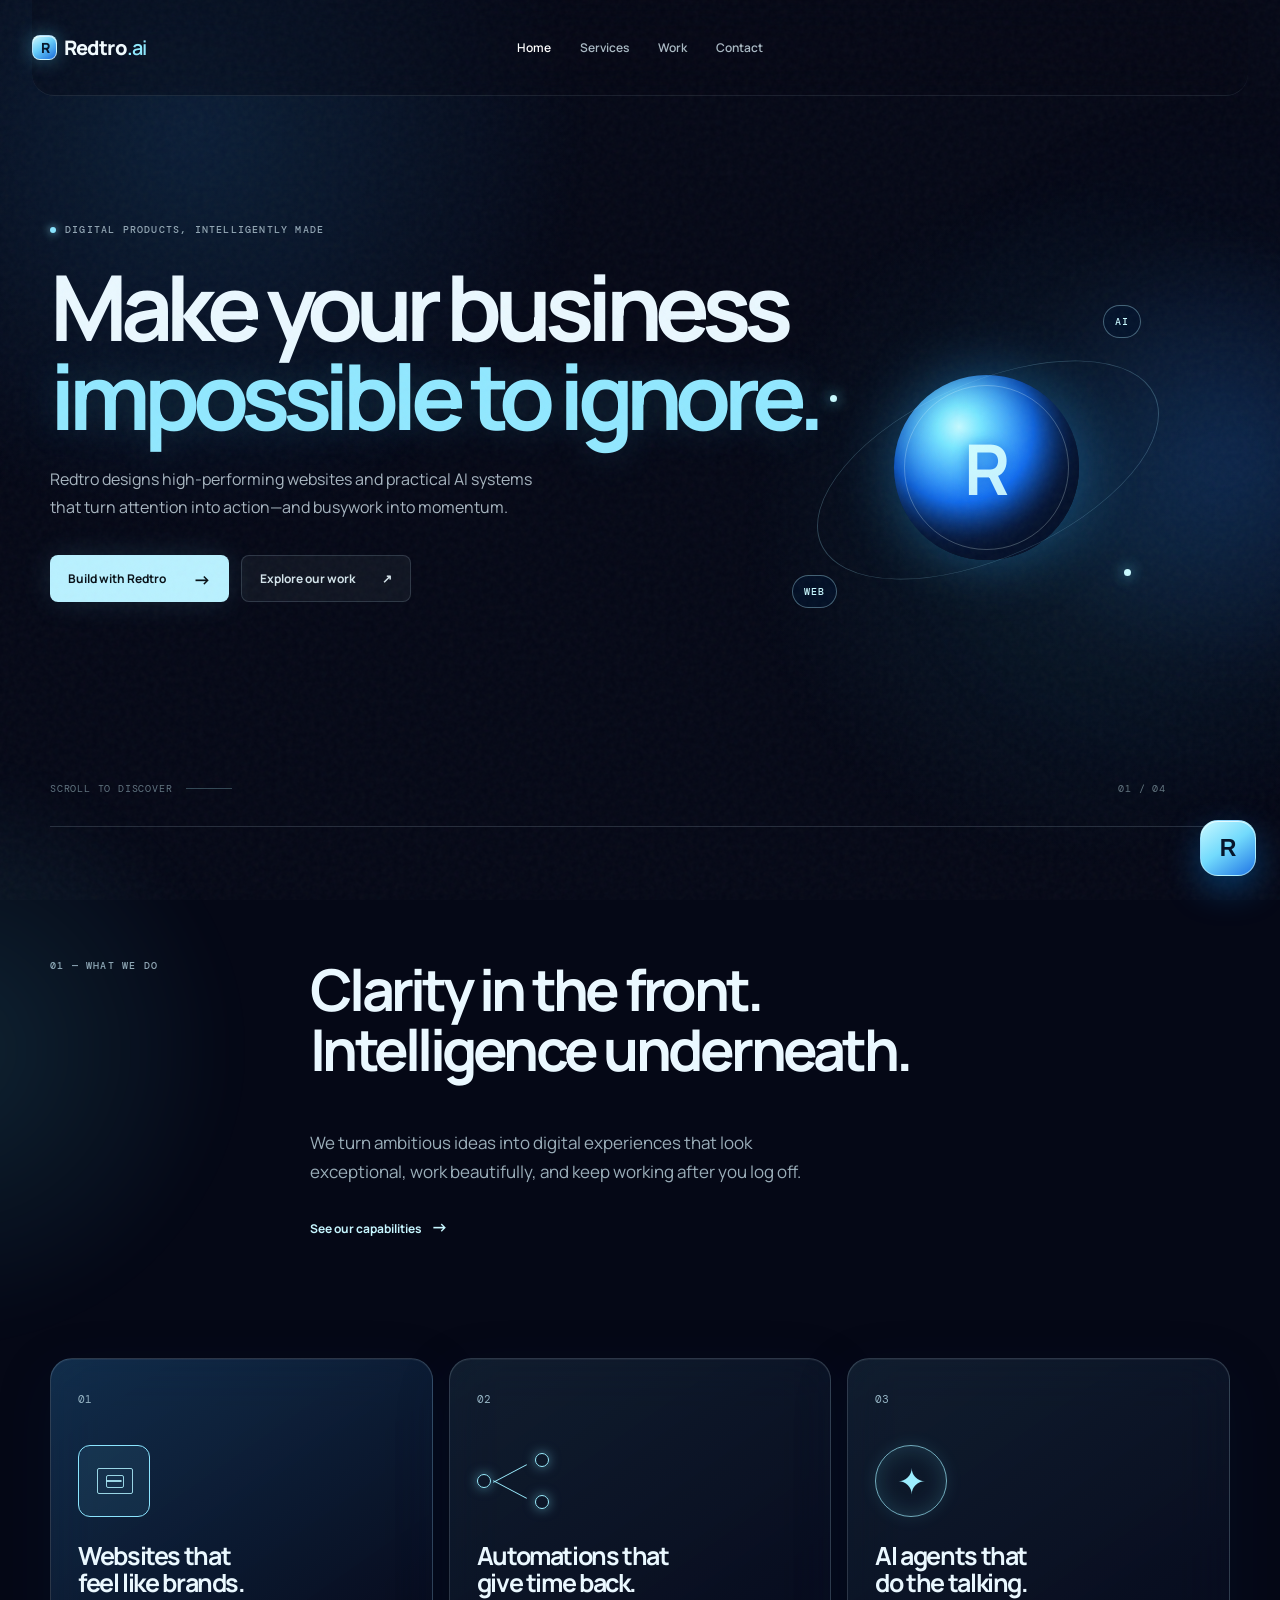
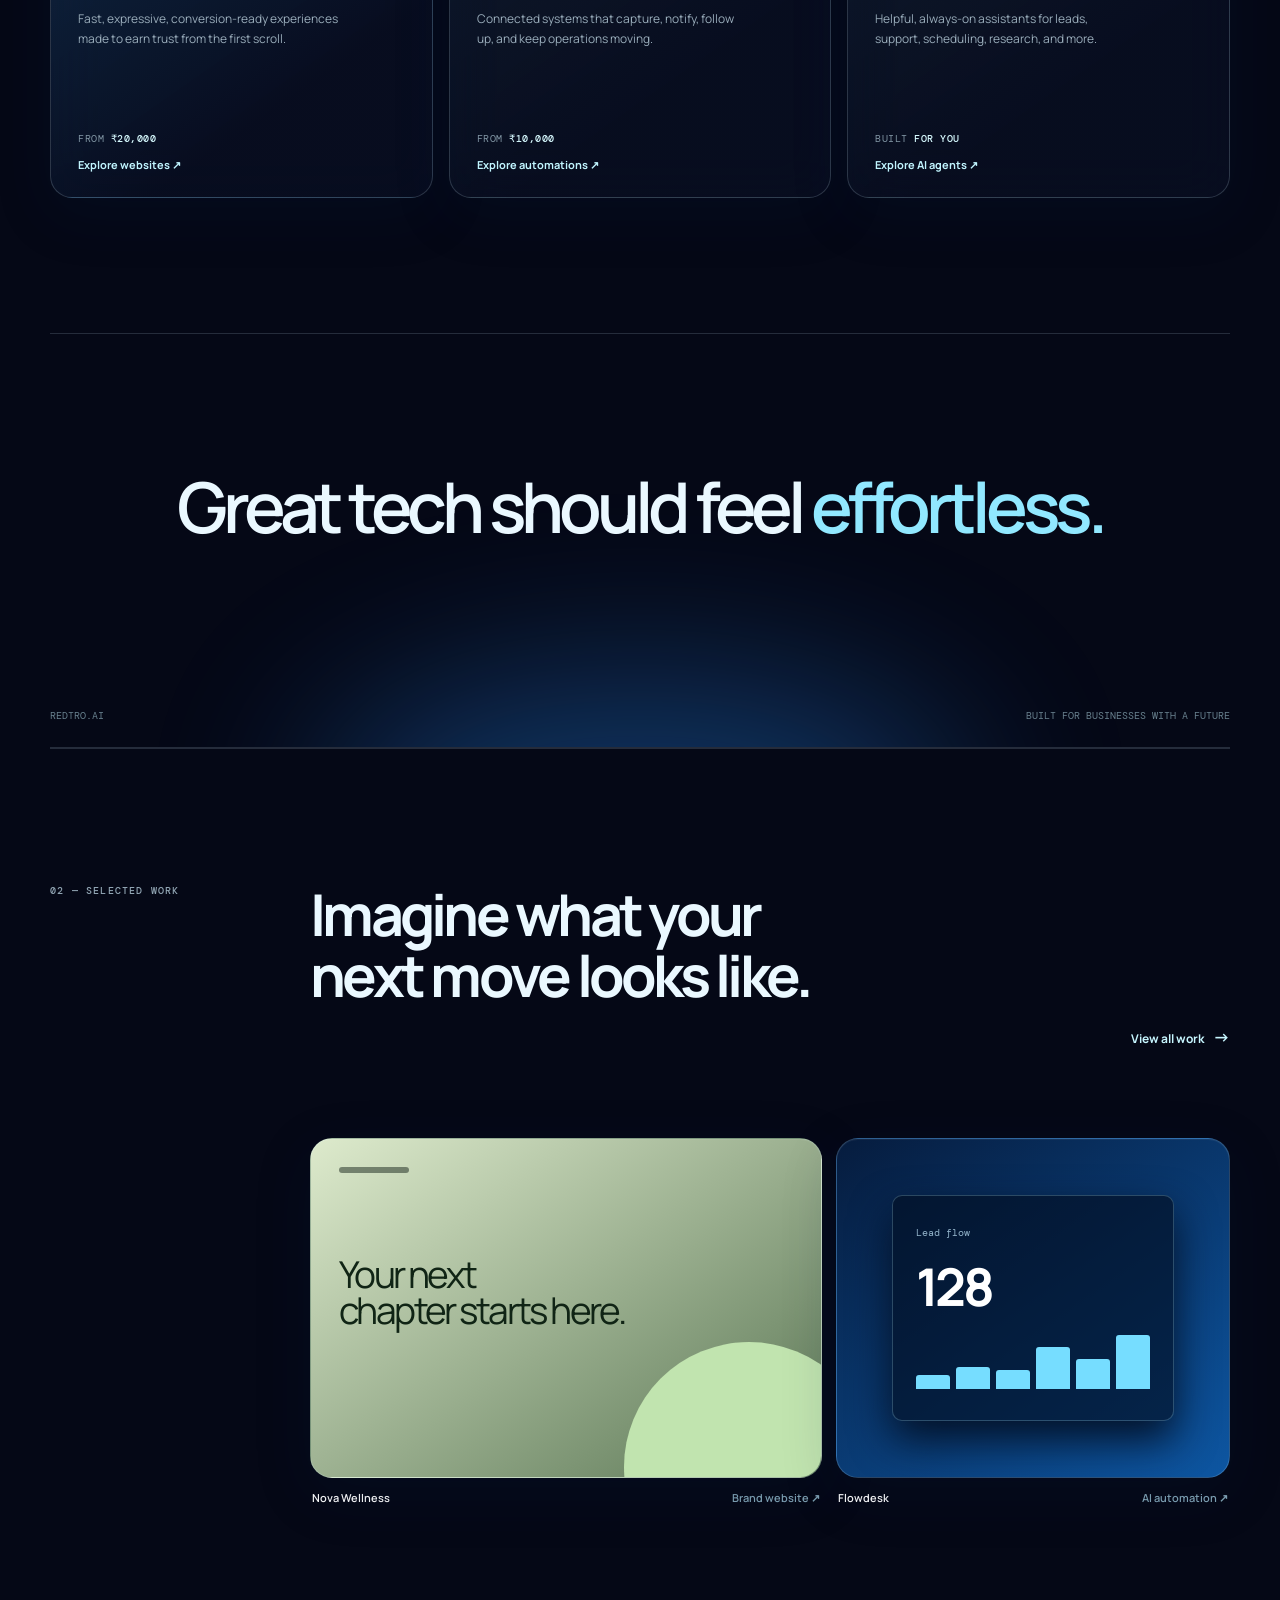
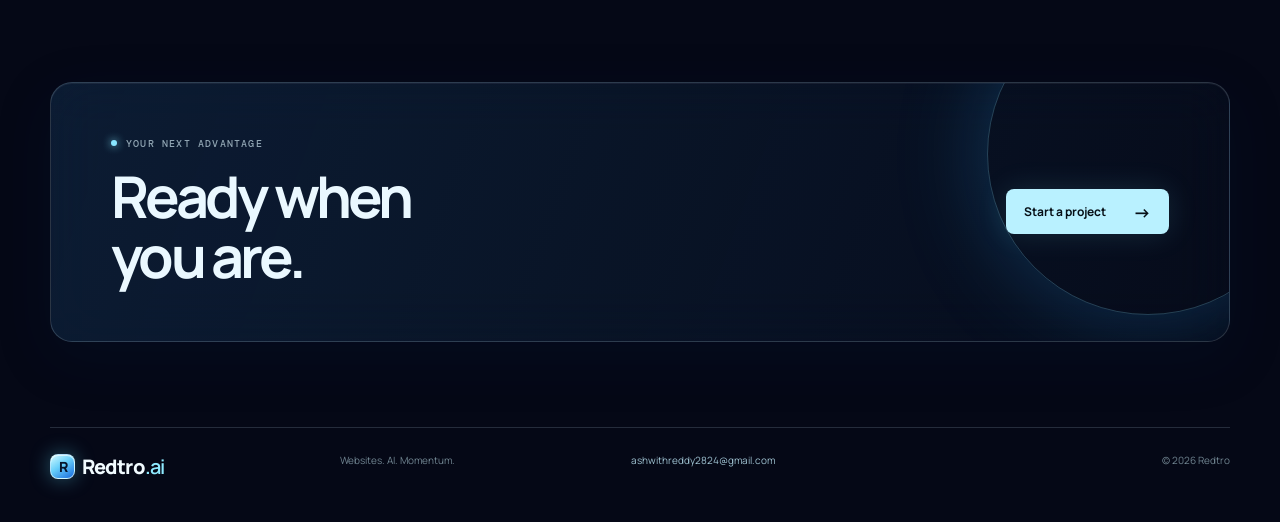
<file: index.html>
<!doctype html>
<html lang="en">
<head>
  <meta charset="UTF-8" />
  <meta name="viewport" content="width=device-width, initial-scale=1.0" />
  <meta name="description" content="Redtro builds websites, AI automations, and AI agents that help businesses grow." />
  <title>Redtro — Websites & AI that move business forward</title>
  <link rel="preconnect" href="https://fonts.googleapis.com" />
  <link rel="preconnect" href="https://fonts.gstatic.com" crossorigin />
  <link href="https://fonts.googleapis.com/css2?family=DM+Mono:wght@400;500&family=Manrope:wght@400;500;600;700;800&display=swap" rel="stylesheet" />
  <link rel="stylesheet" href="styles.css" />
</head>
<body>
  <div class="noise"></div>
  <div class="ambient ambient-one"></div><div class="ambient ambient-two"></div>
  <header class="nav wrap"><a class="brand" href="index.html"><span class="brand-dot"></span>redtro<span>.ai</span></a><nav><a class="active" href="index.html">Home</a><a href="services.html">Services</a><a href="portfolio.html">Work</a><a href="contact.html">Contact</a></nav></header>
  <main>
    <section class="hero wrap">
      <div class="eyebrow reveal"><i></i> Digital products, intelligently made</div>
      <h1 class="reveal">Make your business<br /><em>impossible to ignore.</em></h1>
      <p class="hero-copy reveal">Redtro designs high-performing websites and practical AI systems that turn attention into action—and busywork into momentum.</p>
      <div class="hero-actions reveal"><a class="button button-primary" href="https://docs.google.com/forms/d/e/1FAIpQLSdmMzbyJTbHjOdFrkWx8YLRt3ZrQ-f3NFz_hkxbewfzSuqM5g/viewform" target="_blank" rel="noopener">Build with Redtro <span>→</span></a><a class="button button-quiet" href="portfolio.html">Explore our work <span>↗</span></a></div>
      <div class="hero-orbit" aria-hidden="true"><div class="orbit-core"><span>R</span></div><div class="orbit-line"></div><div class="orbit-chip chip-one">AI</div><div class="orbit-chip chip-two">WEB</div><div class="orbit-dot dot-one"></div><div class="orbit-dot dot-two"></div></div>
      <div class="hero-bottom"><span>Scroll to discover</span><div class="scroll-line"></div><span>01 / 04</span></div>
    </section>
    <section class="intro wrap section-grid"><div class="section-label">01 — What we do</div><div><h2>Clarity in the front.<br />Intelligence underneath.</h2><p class="lead">We turn ambitious ideas into digital experiences that look exceptional, work beautifully, and keep working after you log off.</p><a class="text-link" href="services.html">See our capabilities <span>→</span></a></div></section>
    <section class="services-preview wrap"><article class="service-card featured"><span class="card-index">01</span><div class="service-icon web-icon"><span></span></div><h3>Websites that<br />feel like brands.</h3><p>Fast, expressive, conversion-ready experiences made to earn trust from the first scroll.</p><div class="price">From <strong>₹20,000</strong></div><a href="services.html">Explore websites <span>↗</span></a></article><article class="service-card"><span class="card-index">02</span><div class="service-icon flow-icon"><b></b><b></b><b></b></div><h3>Automations that<br />give time back.</h3><p>Connected systems that capture, notify, follow up, and keep operations moving.</p><div class="price">From <strong>₹10,000</strong></div><a href="services.html">Explore automations <span>↗</span></a></article><article class="service-card"><span class="card-index">03</span><div class="service-icon agent-icon">✦</div><h3>AI agents that<br />do the talking.</h3><p>Helpful, always-on assistants for leads, support, scheduling, research, and more.</p><div class="price">Built <strong>for you</strong></div><a href="services.html">Explore AI agents <span>↗</span></a></article></section>
    <section class="statement wrap"><div class="statement-glow"></div><p>Great tech should feel <span>effortless.</span></p><div class="statement-meta"><span>Redtro.ai</span><span>Built for businesses with a future</span></div></section>
    <section class="work-preview wrap section-grid"><div class="section-label">02 — Selected work</div><div><h2>Imagine what your<br />next move looks like.</h2><a class="text-link top-link" href="portfolio.html">View all work <span>→</span></a></div><div class="projects"><a class="project project-one" href="portfolio.html"><div class="project-visual"><div class="mock-nav"></div><div class="mock-title">Your next<br />chapter starts here.</div><div class="mock-circle"></div></div><div class="project-info"><span>Nova Wellness</span><span>Brand website ↗</span></div></a><a class="project project-two" href="portfolio.html"><div class="project-visual"><div class="dashboard"><span>Lead flow</span><strong>128</strong><div class="chart"><i></i><i></i><i></i><i></i><i></i><i></i></div></div></div><div class="project-info"><span>Flowdesk</span><span>AI automation ↗</span></div></a></div></section>
    <section class="cta wrap"><div><div class="eyebrow"><i></i> Your next advantage</div><h2>Ready when<br />you are.</h2></div><a class="button button-primary" href="contact.html">Start a project <span>→</span></a></section>
  </main>
  <footer class="wrap"><a class="brand" href="index.html"><span class="brand-dot"></span>redtro<span>.ai</span></a><p>Websites. AI. Momentum.</p><a href="mailto:ashwithreddy2824@gmail.com">ashwithreddy2824@gmail.com</a><span>© 2026 Redtro</span></footer><script src="script.js"></script>
</body></html>
</file>
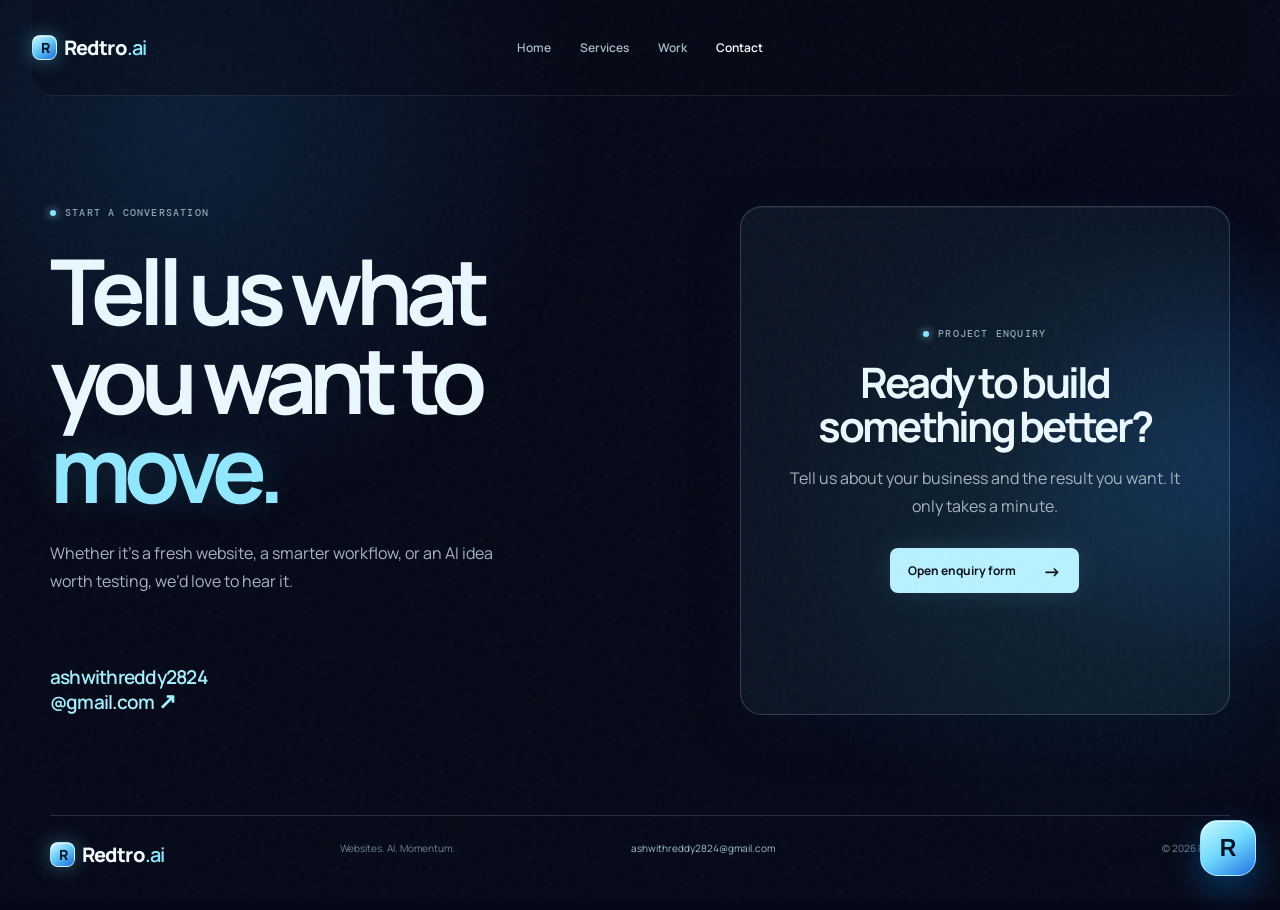
<file: contact.html>
<!doctype html><html lang="en"><head><meta charset="UTF-8" /><meta name="viewport" content="width=device-width, initial-scale=1.0" /><title>Start a Project — Redtro</title><link rel="preconnect" href="https://fonts.googleapis.com" /><link rel="preconnect" href="https://fonts.gstatic.com" crossorigin /><link href="https://fonts.googleapis.com/css2?family=DM+Mono:wght@400;500&family=Manrope:wght@400;500;600;700;800&display=swap" rel="stylesheet" /><link rel="stylesheet" href="styles.css" /></head><body><div class="noise"></div><div class="ambient ambient-one"></div><header class="nav wrap"><a class="brand" href="index.html"><span class="brand-dot"></span>redtro<span>.ai</span></a><nav><a href="index.html">Home</a><a href="services.html">Services</a><a href="portfolio.html">Work</a><a class="active" href="contact.html">Contact</a></nav></header><main class="contact-page wrap"><div><div class="eyebrow"><i></i> Start a conversation</div><h1>Tell us what<br />you want to <em>move.</em></h1><p class="page-intro">Whether it’s a fresh website, a smarter workflow, or an AI idea worth testing, we’d love to hear it.</p><a class="email-link" href="mailto:ashwithreddy2824@gmail.com">ashwithreddy2824<br />@gmail.com <span>↗</span></a></div><div style="display:flex;min-height:390px;align-items:center;justify-content:center;padding:42px;border:1px solid rgba(202,233,255,.16);border-radius:22px;background:rgba(117,211,255,.06);backdrop-filter:blur(26px);text-align:center"><div><div class="eyebrow" style="justify-content:center"><i></i> Project enquiry</div><h2 style="font-size:42px;margin:20px 0 16px">Ready to build<br />something better?</h2><p class="page-intro" style="margin:0 auto 28px">Tell us about your business and the result you want. It only takes a minute.</p><a class="button button-primary" href="https://docs.google.com/forms/d/e/1FAIpQLSdmMzbyJTbHjOdFrkWx8YLRt3ZrQ-f3NFz_hkxbewfzSuqM5g/viewform" target="_blank" rel="noopener">Open enquiry form <span>→</span></a></div></div></main><footer class="wrap"><a class="brand" href="index.html"><span class="brand-dot"></span>redtro<span>.ai</span></a><p>Websites. AI. Momentum.</p><a href="mailto:ashwithreddy2824@gmail.com">ashwithreddy2824@gmail.com</a><span>© 2026 Redtro</span></footer><script src="script.js"></script></body></html>
</file>
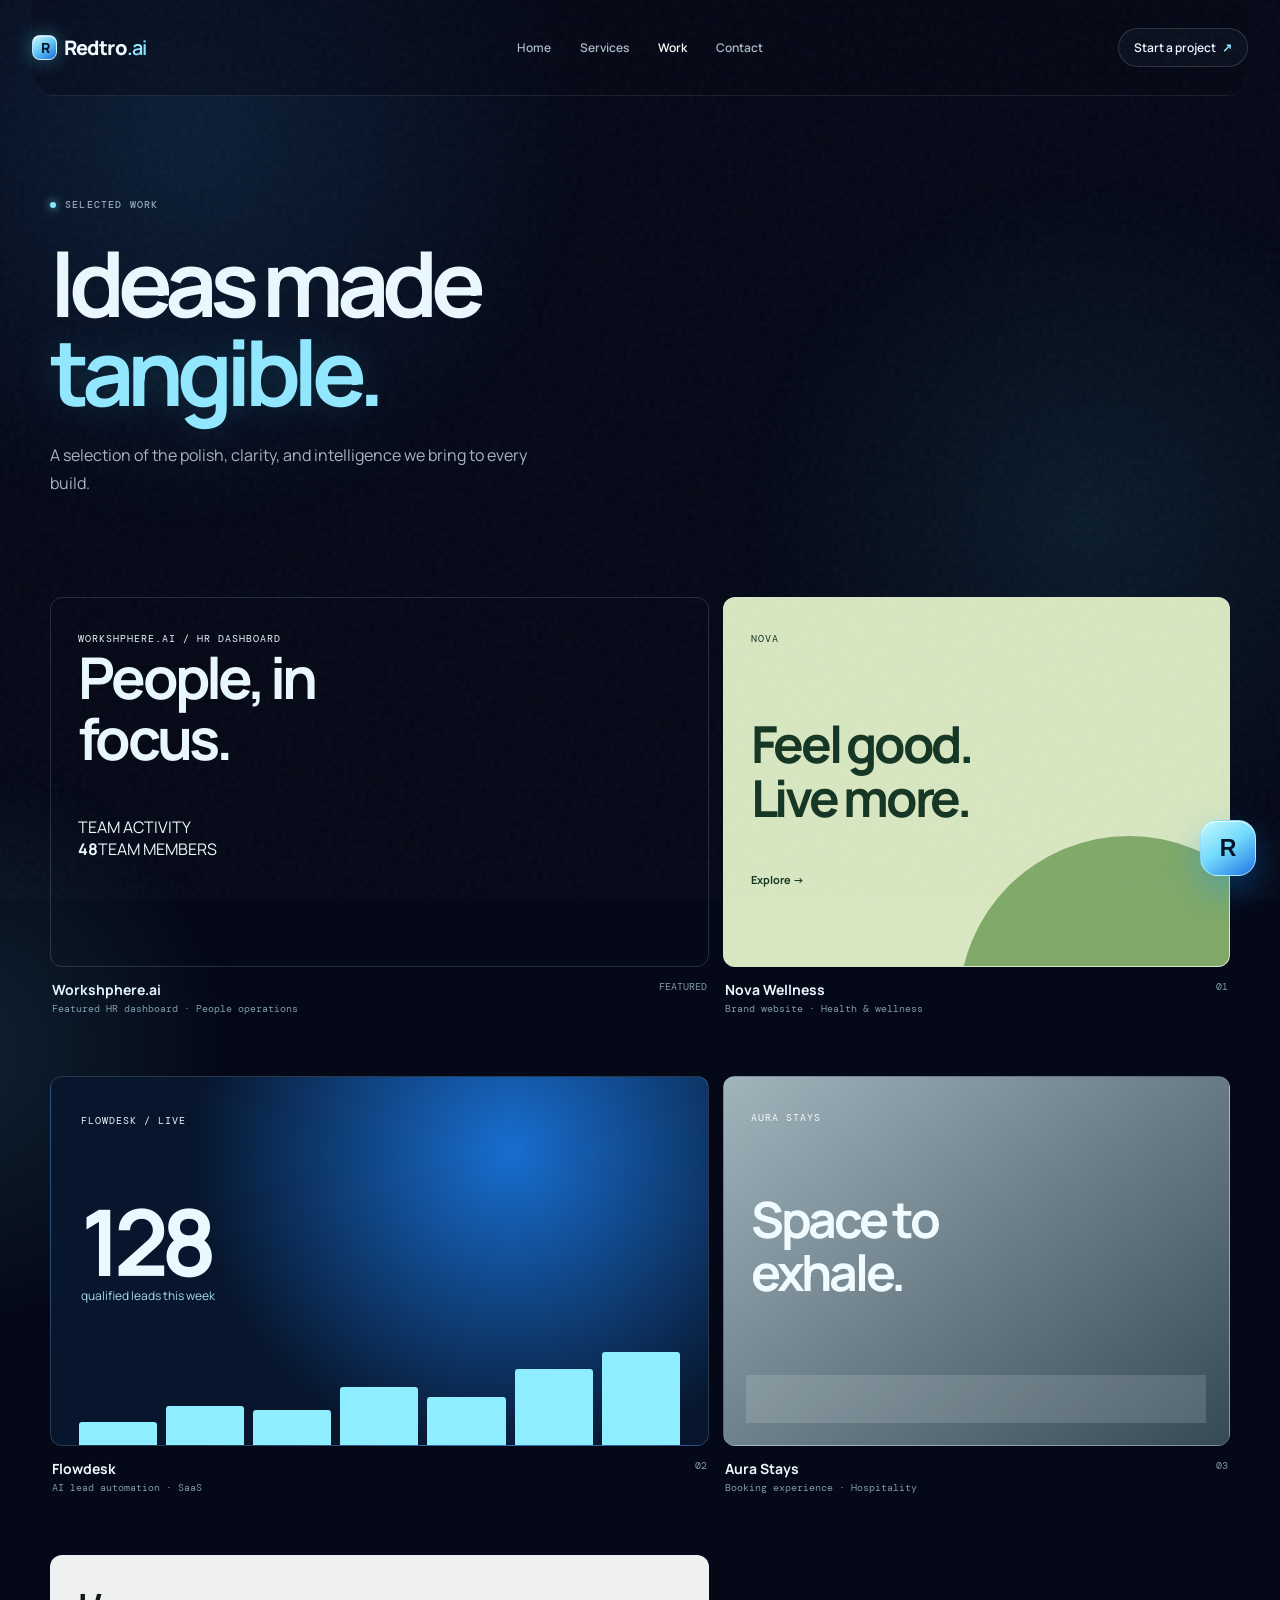
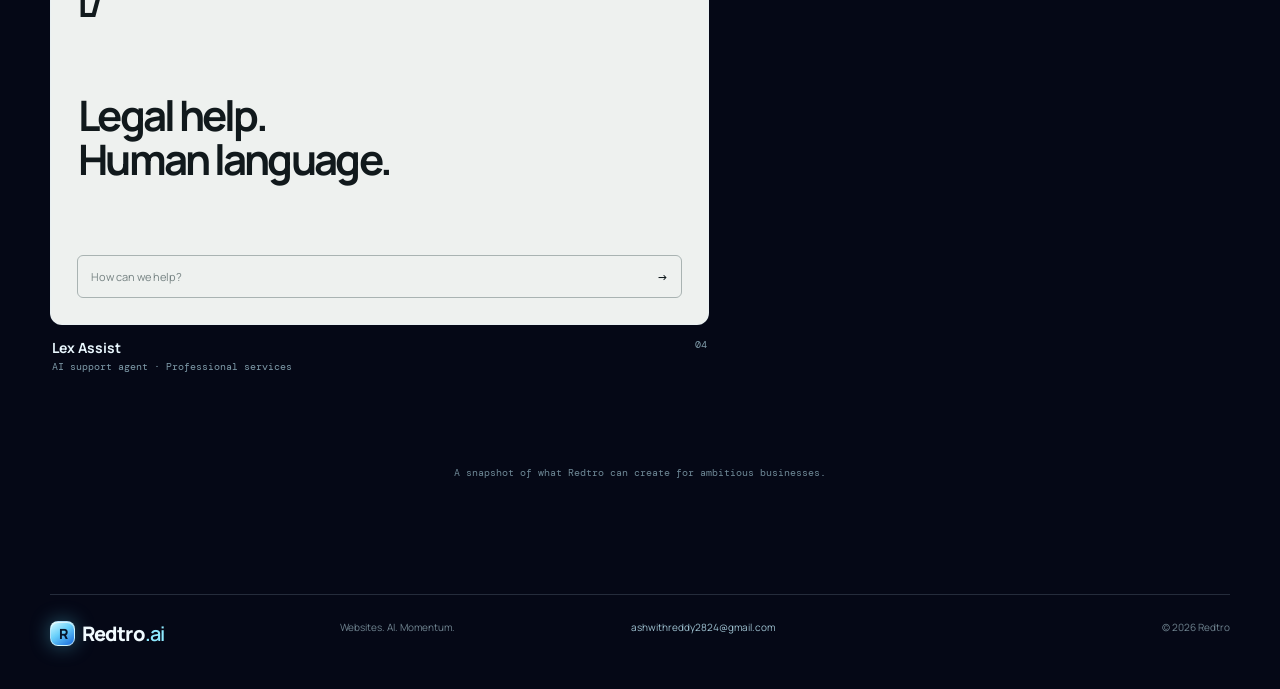
<file: portfolio.html>
<!doctype html>
<html lang="en">
<head>
  <meta charset="UTF-8" />
  <meta name="viewport" content="width=device-width, initial-scale=1.0" />
  <title>Selected Work — Redtro</title>
  <link rel="preconnect" href="https://fonts.googleapis.com" />
  <link rel="preconnect" href="https://fonts.gstatic.com" crossorigin />
  <link href="https://fonts.googleapis.com/css2?family=DM+Mono:wght@400;500&family=Manrope:wght@400;500;600;700;800&display=swap" rel="stylesheet" />
  <link rel="stylesheet" href="styles.css" />
</head>
<body>
  <div class="noise"></div><div class="ambient ambient-two"></div>
  <header class="nav wrap"><a class="brand" href="index.html"><span class="brand-dot"></span>redtro<span>.ai</span></a><nav><a href="index.html">Home</a><a href="services.html">Services</a><a class="active" href="portfolio.html">Work</a><a href="contact.html">Contact</a></nav><a class="nav-cta" href="contact.html">Start a project <span>↗</span></a></header>
  <main class="inner-page wrap">
    <div class="eyebrow"><i></i> Selected work</div>
    <h1>Ideas made<br /><em>tangible.</em></h1>
    <p class="page-intro">A selection of the polish, clarity, and intelligence we bring to every build.</p>
    <div class="case-grid">
      <article class="case hr-dashboard"><div class="case-screen"><small>WORKSHPHERE.AI / HR DASHBOARD</small><h2>People, in<br /><span>focus.</span></h2><div class="hr-window"><div class="hr-chart"><span>TEAM ACTIVITY</span><i></i></div><div class="hr-stat"><b>48</b><span>TEAM MEMBERS</span></div></div></div><div class="case-caption"><div><h3>Workshphere.ai</h3><p>Featured HR dashboard · People operations</p></div><span>FEATURED</span></div></article>
      <article class="case nova"><div class="case-screen"><small>NOVA</small><h2>Feel good.<br />Live more.</h2><span>Explore →</span><i></i></div><div class="case-caption"><div><h3>Nova Wellness</h3><p>Brand website · Health & wellness</p></div><span>01</span></div></article>
      <article class="case flow"><div class="case-screen"><small>FLOWDESK / LIVE</small><strong>128</strong><p>qualified leads this week</p><div class="bars"><i></i><i></i><i></i><i></i><i></i><i></i><i></i></div></div><div class="case-caption"><div><h3>Flowdesk</h3><p>AI lead automation · SaaS</p></div><span>02</span></div></article>
      <article class="case aura"><div class="case-screen"><small>AURA STAYS</small><h2>Space to<br />exhale.</h2><div class="aura-card">BOOK A STAY <span>↗</span></div></div><div class="case-caption"><div><h3>Aura Stays</h3><p>Booking experience · Hospitality</p></div><span>03</span></div></article>
      <article class="case lex"><div class="case-screen"><span class="lex-mark">L/</span><h2>Legal help.<br />Human language.</h2><div class="chat-line">How can we help? <b>→</b></div></div><div class="case-caption"><div><h3>Lex Assist</h3><p>AI support agent · Professional services</p></div><span>04</span></div></article>
    </div>
    <p class="demo-note">A snapshot of what Redtro can create for ambitious businesses.</p>
  </main>
  <footer class="wrap"><a class="brand" href="index.html"><span class="brand-dot"></span>redtro<span>.ai</span></a><p>Websites. AI. Momentum.</p><a href="mailto:ashwithreddy2824@gmail.com">ashwithreddy2824@gmail.com</a><span>© 2026 Redtro</span></footer>
  <script src="script.js"></script>
</body>
</html>
</file>
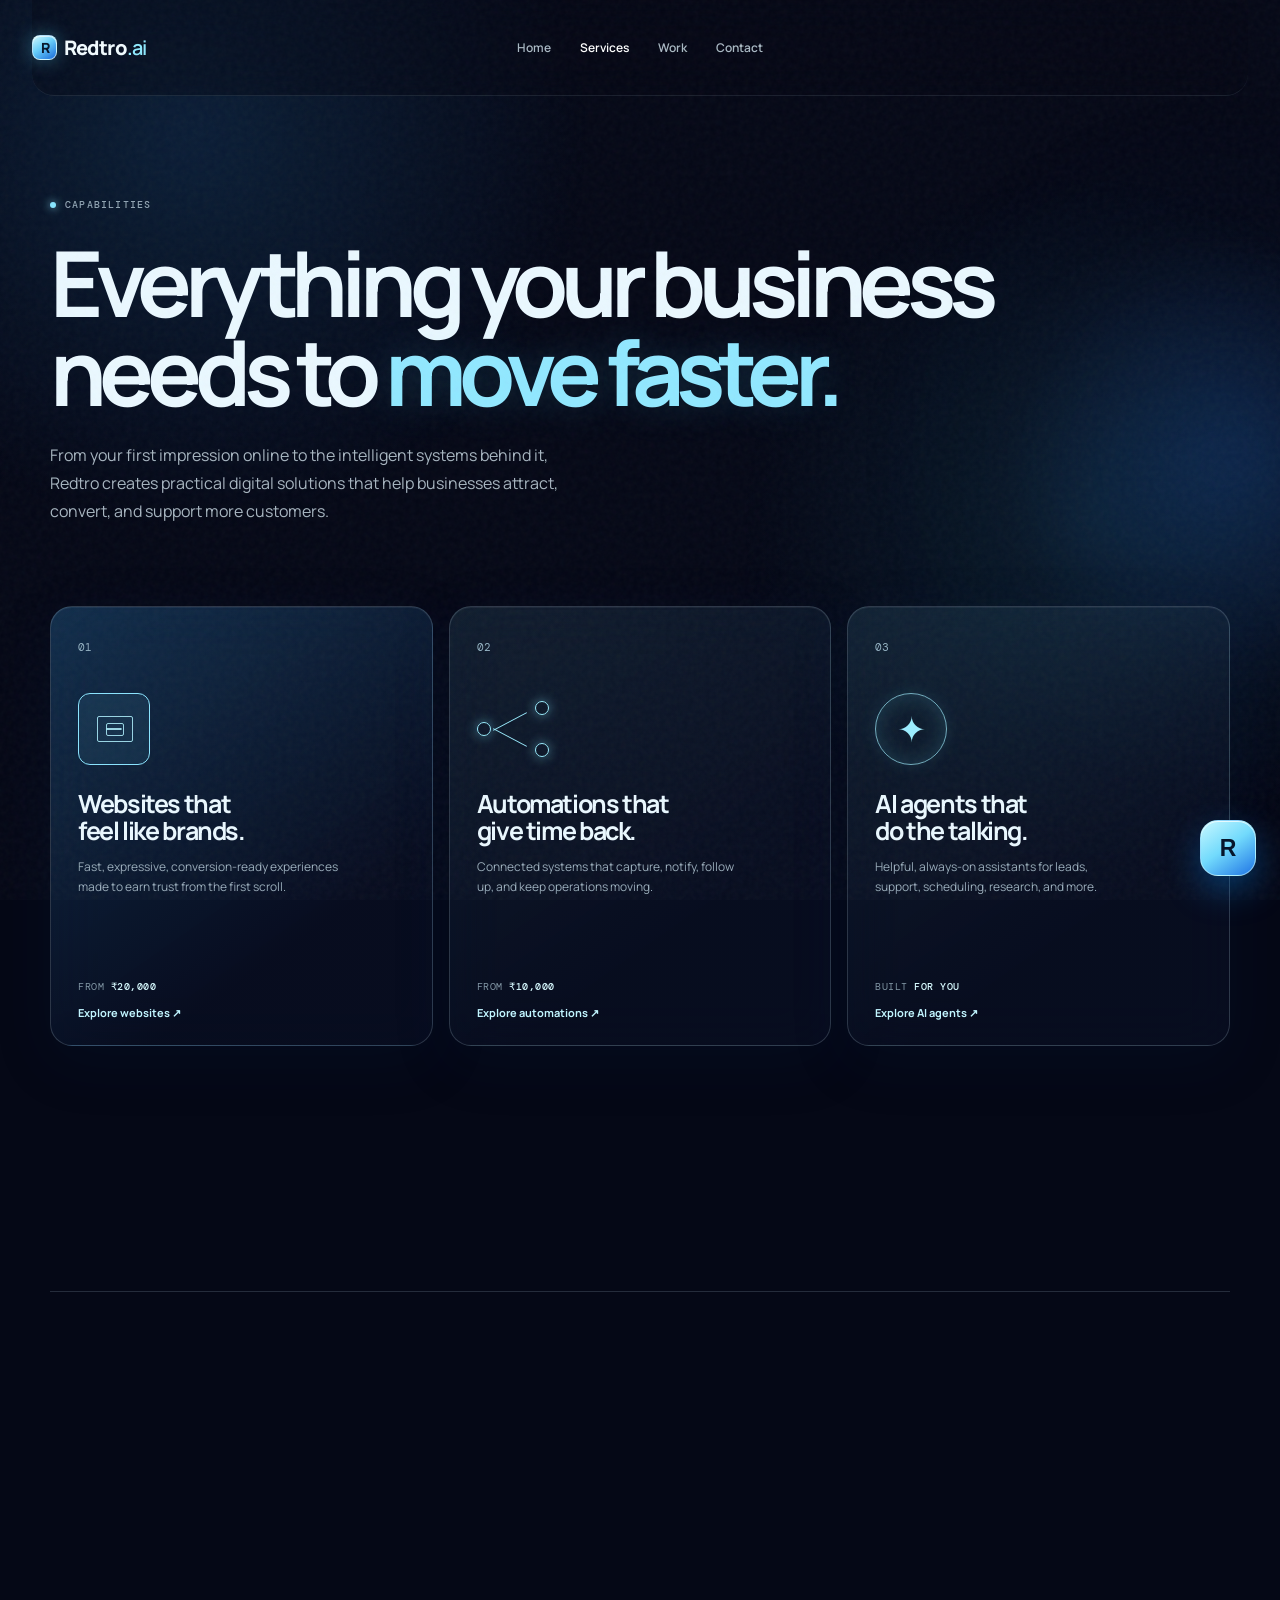
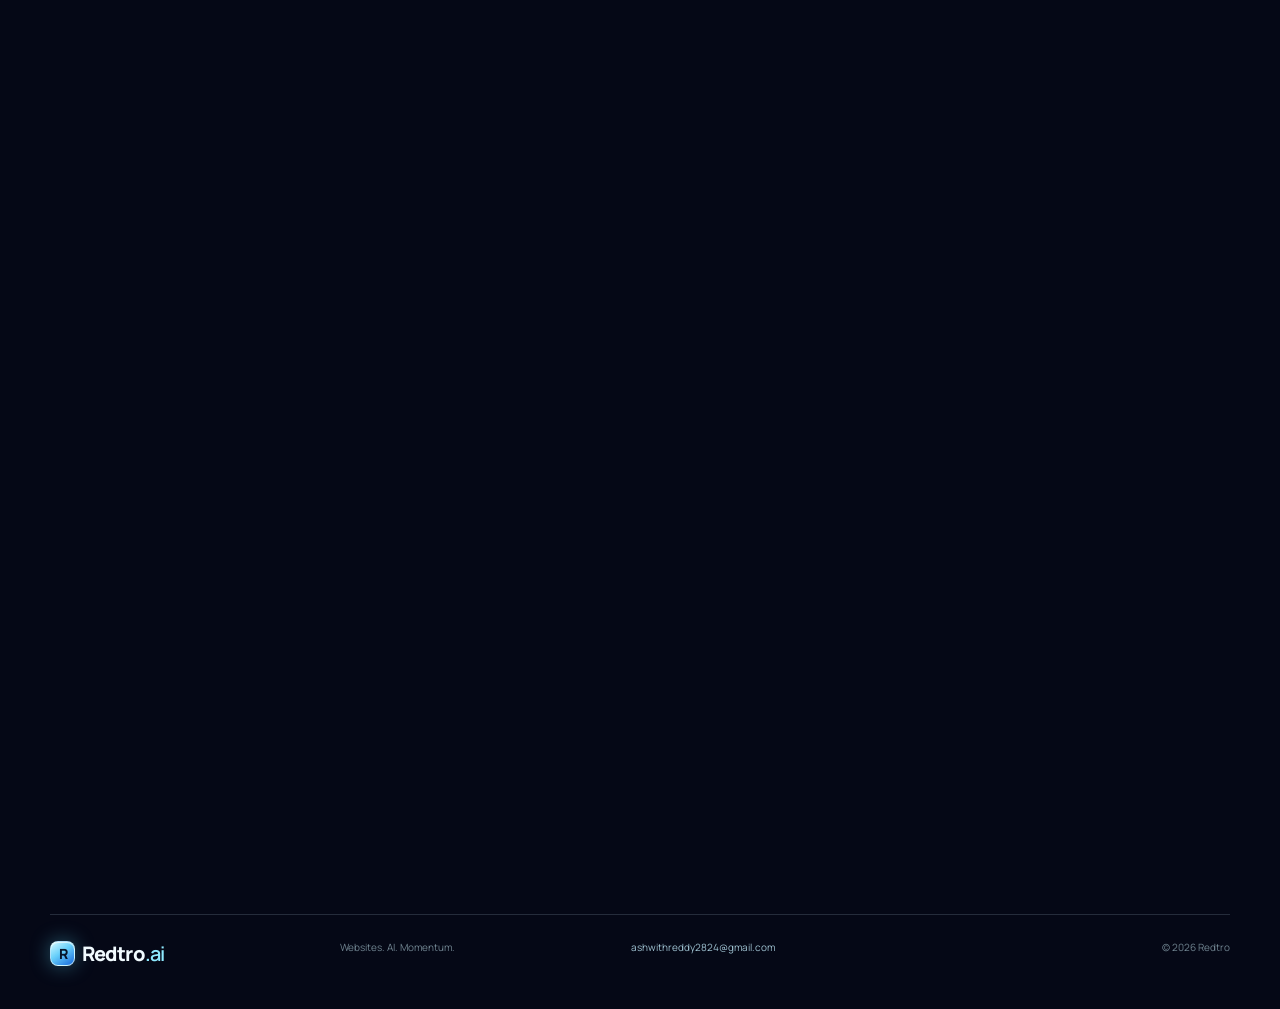
<file: services.html>
<!doctype html>
<html lang="en">
<head><meta charset="UTF-8" /><meta name="viewport" content="width=device-width, initial-scale=1.0" /><title>Services — Redtro</title><link rel="preconnect" href="https://fonts.googleapis.com" /><link rel="preconnect" href="https://fonts.gstatic.com" crossorigin /><link href="https://fonts.googleapis.com/css2?family=DM+Mono:wght@400;500&family=Manrope:wght@400;500;600;700;800&display=swap" rel="stylesheet" /><link rel="stylesheet" href="styles.css" /></head>
<body>
  <div class="noise"></div><div class="ambient ambient-one"></div>
  <header class="nav wrap"><a class="brand" href="index.html"><span class="brand-dot"></span>redtro<span>.ai</span></a><nav><a href="index.html">Home</a><a class="active" href="services.html">Services</a><a href="portfolio.html">Work</a><a href="contact.html">Contact</a></nav></header>
  <main class="inner-page wrap">
    <div class="eyebrow"><i></i> Capabilities</div><h1>Everything your business<br />needs to <em>move faster.</em></h1><p class="page-intro">From your first impression online to the intelligent systems behind it, Redtro creates practical digital solutions that help businesses attract, convert, and support more customers.</p>
    <section class="services-preview">
      <article class="service-card featured"><span class="card-index">01</span><div class="service-icon web-icon"><span></span></div><h3>Websites that<br />feel like brands.</h3><p>Fast, expressive, conversion-ready experiences made to earn trust from the first scroll.</p><div class="price">From <strong>₹20,000</strong></div><a href="#websites">Explore websites <span>↗</span></a></article>
      <article class="service-card"><span class="card-index">02</span><div class="service-icon flow-icon"><b></b><b></b><b></b></div><h3>Automations that<br />give time back.</h3><p>Connected systems that capture, notify, follow up, and keep operations moving.</p><div class="price">From <strong>₹10,000</strong></div><a href="#automations">Explore automations <span>↗</span></a></article>
      <article class="service-card"><span class="card-index">03</span><div class="service-icon agent-icon">✦</div><h3>AI agents that<br />do the talking.</h3><p>Helpful, always-on assistants for leads, support, scheduling, research, and more.</p><div class="price">Built <strong>for you</strong></div><a href="#agents">Explore AI agents <span>↗</span></a></article>
    </section>
    <div class="detail-list">
      <article id="websites"><span>01</span><div><h2>Websites & Design</h2><p>High-performing digital experiences made to look premium, build trust, and turn visitors into enquiries.</p><ul><li>Business & company websites</li><li>Landing pages that convert</li><li>Ecommerce stores</li><li>Portfolio & personal websites</li><li>Website redesigns</li><li>Mobile-first responsive design</li><li>Contact, booking & WhatsApp forms</li><li>Basic SEO & launch support</li></ul></div><aside><strong>From ₹20,000</strong><a class="text-link" href="https://wa.me/917993543094" target="_blank" rel="noopener">Get a website <span>→</span></a></aside></article>
      <article id="automations"><span>02</span><div><h2>AI Automations</h2><p>Smart workflows that remove repetitive work and ensure leads, customers, and your team never miss the next step.</p><ul><li>Lead capture & instant follow-up</li><li>WhatsApp automation</li><li>Email follow-up sequences</li><li>CRM & Google Sheets integration</li><li>Appointment booking & reminders</li><li>Invoice, notification & task flows</li><li>Form-to-workflow automations</li><li>Social media & content workflows</li></ul></div><aside><strong>From ₹10,000</strong><a class="text-link" href="https://wa.me/917993543094" target="_blank" rel="noopener">Automate work <span>→</span></a></aside></article>
      <article id="agents"><span>03</span><div><h2>AI Agents & Chatbots</h2><p>Always-on assistants that answer questions, qualify prospects, book meetings, and connect naturally with your business.</p><ul><li>Website AI chatbots</li><li>Customer support agents</li><li>AI lead qualification agents</li><li>Sales & follow-up assistants</li><li>WhatsApp AI assistants</li><li>Booking & FAQ agents</li><li>Internal knowledge assistants</li><li>Research & data assistants</li></ul></div><aside><strong>Custom scope</strong><a class="text-link" href="https://wa.me/917993543094" target="_blank" rel="noopener">Build an agent <span>→</span></a></aside></article>
      <article><span>04</span><div><h2>Custom AI Solutions</h2><p>For ideas that do not fit inside a template, we design a focused AI solution around the way your business already works.</p><ul><li>Custom AI tools & dashboards</li><li>AI-powered internal systems</li><li>Data collection & reporting tools</li><li>API & app integrations</li><li>Business process digitisation</li><li>AI strategy & implementation</li></ul></div><aside><strong>Custom quote</strong><a class="text-link" href="https://wa.me/917993543094" target="_blank" rel="noopener">Discuss your idea <span>→</span></a></aside></article>
    </div>
  </main>
  <footer class="wrap"><a class="brand" href="index.html"><span class="brand-dot"></span>redtro<span>.ai</span></a><p>Websites. AI. Momentum.</p><a href="mailto:ashwithreddy2824@gmail.com">ashwithreddy2824@gmail.com</a><span>© 2026 Redtro</span></footer><script src="script.js"></script>
</body>
</html>
</file>
<file: styles.css>
:root{--ink:#05070c;--surface:#0a1019;--line:rgba(202,233,255,.16);--pale:#eaf8ff;--muted:#8da0ae;--blue:#89e6ff;--deep:#1767ff}*{box-sizing:border-box}html{scroll-behavior:smooth}body{margin:0;background:var(--ink);color:var(--pale);font-family:Manrope,Arial,sans-serif;overflow-x:hidden}.wrap{width:min(1180px,calc(100% - 64px));margin:auto}.noise{position:fixed;inset:0;pointer-events:none;z-index:10;opacity:.045;background-image:url("data:image/svg+xml,%3Csvg viewBox='0 0 180 180' xmlns='http://www.w3.org/2000/svg'%3E%3Cfilter id='n'%3E%3CfeTurbulence type='fractalNoise' baseFrequency='.9' numOctaves='4' stitchTiles='stitch'/%3E%3C/filter%3E%3Crect width='100%25' height='100%25' filter='url(%23n)' opacity='.9'/%3E%3C/svg%3E")}.ambient{position:absolute;border-radius:50%;filter:blur(20px);pointer-events:none}.ambient-one{width:720px;height:720px;right:-310px;top:100px;background:radial-gradient(circle,rgba(38,125,255,.2),rgba(9,29,67,.06) 44%,transparent 70%)}.ambient-two{width:600px;height:600px;left:-350px;top:750px;background:radial-gradient(circle,rgba(91,231,255,.12),transparent 68%)}.nav{height:96px;display:flex;align-items:center;justify-content:space-between;position:relative;z-index:2;border-bottom:1px solid rgba(203,231,255,.1)}.brand{font-size:20px;font-weight:800;letter-spacing:-1px;text-decoration:none;color:white}.brand span:last-child{color:var(--blue);font-weight:600}.brand-dot{display:inline-block;width:7px;height:7px;margin:0 5px 2px 0;background:var(--blue);border-radius:50%;box-shadow:0 0 12px var(--blue)}nav{display:flex;gap:29px}nav a,.nav-cta{font-size:12px;font-weight:600;text-decoration:none;color:#aab9c4;transition:.2s}.nav a:hover,.nav a.active{color:#fff}.nav-cta{color:#e8f8ff;padding:10px 15px;border:1px solid var(--line);border-radius:99px;background:rgba(175,231,255,.04)}.nav-cta span{color:var(--blue);margin-left:4px}.hero{position:relative;min-height:730px;padding-top:127px}.eyebrow,.section-label{font:500 10px 'DM Mono',monospace;letter-spacing:.12em;text-transform:uppercase;color:#91a5b3}.eyebrow{display:flex;align-items:center;gap:9px}.eyebrow i{width:6px;height:6px;border-radius:50%;background:var(--blue);box-shadow:0 0 9px var(--blue)}h1,h2,h3,p{margin-top:0}h1{font-size:clamp(50px,7.2vw,91px);line-height:.98;letter-spacing:-.078em;font-weight:700;margin:26px 0 25px;position:relative;z-index:1}h1 em{font-style:normal;color:#91e8ff;text-shadow:0 0 40px rgba(89,214,255,.18)}.hero-copy,.page-intro{font-size:16px;line-height:1.75;color:#a7b5c0;max-width:510px}.hero-actions{display:flex;gap:12px;margin-top:34px}.button{display:inline-flex;align-items:center;gap:27px;padding:14px 18px;border-radius:8px;text-decoration:none;font-size:12px;font-weight:700;transition:transform .2s,background .2s;border:0;cursor:pointer}.button:hover{transform:translateY(-2px)}.button-primary{color:#071017;background:#b9f1ff;box-shadow:0 0 30px rgba(123,230,255,.13)}.button-primary span{font-size:18px;line-height:12px}.button-quiet{color:#d4e4eb;background:rgba(207,239,255,.05);border:1px solid var(--line)}.hero-orbit{position:absolute;width:400px;height:400px;right:42px;top:174px}.orbit-core{position:absolute;width:185px;height:185px;left:106px;top:105px;border-radius:50%;background:radial-gradient(circle at 35% 28%,#c5f9ff 0,#78e7ff 12%,#1371f7 42%,#09204e 64%,#071020 74%);box-shadow:0 0 60px rgba(43,172,255,.4),inset -16px -20px 45px #04112c;display:grid;place-items:center}.orbit-core:after{content:"";position:absolute;inset:10px;border-radius:inherit;border:1px solid rgba(231,255,255,.25)}.orbit-core span{font:700 70px Manrope;color:#d9ffff;opacity:.9;text-shadow:0 2px 15px #1469e5;z-index:1}.orbit-line{position:absolute;inset:17px;border-radius:50%;border:1px solid rgba(164,235,255,.25);transform:rotate(-24deg) scaleY(.48)}.orbit-chip{position:absolute;color:#c8f8ff;font:500 10px 'DM Mono';letter-spacing:.1em;border:1px solid rgba(178,239,255,.36);padding:9px 11px;border-radius:99px;background:rgba(3,19,45,.65);backdrop-filter:blur(10px)}.chip-one{top:35px;right:47px}.chip-two{bottom:62px;left:4px}.orbit-dot{width:7px;height:7px;border-radius:50%;position:absolute;background:#c9faff;box-shadow:0 0 14px #67e4ff}.dot-one{left:42px;top:125px}.dot-two{right:57px;bottom:94px}.hero-bottom{position:absolute;bottom:31px;width:calc(100% - 64px);display:flex;align-items:center;gap:14px;font:10px 'DM Mono';letter-spacing:.08em;color:#60737f;text-transform:uppercase}.hero-bottom span:last-child{margin-left:auto}.scroll-line{width:46px;height:1px;background:#314653}.section-grid{display:grid;grid-template-columns:210px 1fr;gap:50px;padding:132px 0 55px;border-top:1px solid var(--line)}h2{font-size:clamp(34px,4.5vw,59px);line-height:1.05;letter-spacing:-.065em}.lead{font-size:17px;line-height:1.75;color:#9baeb9;max-width:515px;margin:25px 0 28px}.text-link{font-size:12px;color:#c7f6ff;text-decoration:none;font-weight:700}.text-link span{font-size:17px;margin-left:7px}.services-preview{display:grid;grid-template-columns:1.18fr 1fr 1fr;gap:12px;padding:65px 0 135px}.service-card{min-height:390px;padding:27px;position:relative;border:1px solid var(--line);border-radius:12px;background:linear-gradient(145deg,rgba(170,230,255,.08),rgba(10,22,36,.16) 55%);overflow:hidden;transition:transform .3s,border .3s}.service-card:hover{transform:translateY(-6px);border-color:rgba(164,234,255,.35)}.service-card.featured{background:linear-gradient(145deg,rgba(67,170,251,.22),rgba(8,17,34,.48) 72%)}.card-index{font:11px 'DM Mono';color:#95b3c3}.service-icon{width:72px;height:72px;margin:37px 0 25px;color:#9ceeff}.web-icon{border:1px solid #8be5ff;border-radius:12px;position:relative;background:rgba(104,219,255,.08)}.web-icon:before,.web-icon:after,.web-icon span{content:"";position:absolute;border:1px solid rgba(177,243,255,.85);border-radius:2px}.web-icon:before{width:34px;height:24px;top:22px;left:18px}.web-icon:after{width:16px;height:11px;top:29px;left:27px}.web-icon span{width:16px;height:2px;top:34px;left:27px}.flow-icon{position:relative}.flow-icon b{position:absolute;width:14px;height:14px;border:1px solid #9beeff;border-radius:50%;box-shadow:0 0 12px rgba(132,234,255,.5)}.flow-icon b:nth-child(1){left:0;top:29px}.flow-icon b:nth-child(2){right:0;top:8px}.flow-icon b:nth-child(3){right:0;bottom:8px}.flow-icon:before,.flow-icon:after{content:"";position:absolute;width:38px;border-top:1px solid #9beeff;left:14px}.flow-icon:before{top:28px;transform:rotate(-28deg)}.flow-icon:after{bottom:27px;transform:rotate(28deg)}.agent-icon{display:grid;place-items:center;font-size:35px;border:1px solid rgba(158,238,255,.7);border-radius:50%;box-shadow:inset 0 0 22px rgba(104,235,255,.17),0 0 17px rgba(104,235,255,.1)}.service-card h3{font-size:25px;line-height:1.08;letter-spacing:-.055em;margin-bottom:13px}.service-card p{font-size:12px;line-height:1.65;color:#9aadbb;max-width:260px}.price{position:absolute;bottom:52px;color:#8297a5;font:10px 'DM Mono';text-transform:uppercase;letter-spacing:.05em}.price strong{color:#d7faff;font-weight:500}.service-card>a{position:absolute;bottom:25px;font-size:11px;color:#c1f5ff;text-decoration:none;font-weight:700}.statement{min-height:415px;border-top:1px solid var(--line);border-bottom:1px solid var(--line);display:flex;align-items:center;justify-content:center;position:relative;overflow:hidden}.statement-glow{width:650px;height:270px;position:absolute;bottom:-200px;background:#298df7;filter:blur(90px);opacity:.35;border-radius:50%}.statement p{font-size:clamp(35px,5.5vw,70px);letter-spacing:-.075em;font-weight:600;text-align:center;position:relative}.statement p span{color:#91e8ff}.statement-meta{position:absolute;bottom:25px;left:0;right:0;display:flex;justify-content:space-between;font:10px 'DM Mono';color:#68808e;text-transform:uppercase}.work-preview{padding-top:135px}.work-preview>div:nth-child(2){position:relative}.top-link{position:absolute;right:0;bottom:5px}.projects{grid-column:2;display:grid;grid-template-columns:1.3fr 1fr;gap:14px;margin-top:35px}.project{text-decoration:none;color:white}.project-visual{height:340px;border-radius:10px;overflow:hidden;position:relative;border:1px solid var(--line)}.project-one .project-visual{background:linear-gradient(145deg,#ddeacc,#5a7654);padding:28px}.mock-nav{height:6px;width:70px;border-radius:9px;background:#17241b;opacity:.5}.mock-title{font-size:37px;line-height:.98;letter-spacing:-.07em;color:#102415;margin-top:83px}.mock-circle{position:absolute;width:250px;height:250px;background:#c1e4af;border-radius:50%;right:-53px;bottom:-115px}.project-two .project-visual{background:linear-gradient(145deg,#061c3e,#0d56a2);display:grid;place-items:center}.dashboard{width:72%;height:67%;padding:23px;background:rgba(3,14,35,.65);border:1px solid rgba(176,237,255,.23);border-radius:10px;box-shadow:0 18px 40px #031127}.dashboard span{font:10px 'DM Mono';color:#95b6cc}.dashboard strong{font-size:52px;letter-spacing:-.07em;display:block;margin-top:10px}.chart{display:flex;align-items:end;gap:6px;height:54px;margin-top:13px}.chart i{display:block;flex:1;background:#76ddff;border-radius:3px 3px 0 0}.chart i:nth-child(1){height:25%}.chart i:nth-child(2){height:40%}.chart i:nth-child(3){height:34%}.chart i:nth-child(4){height:78%}.chart i:nth-child(5){height:56%}.chart i:nth-child(6){height:100%}.project-info{display:flex;justify-content:space-between;padding:12px 2px;font-size:11px;font-weight:600}.project-info span:last-child{color:#82a5b7}.cta{margin-top:110px;margin-bottom:85px;border:1px solid var(--line);border-radius:12px;background:linear-gradient(110deg,rgba(52,147,222,.15),rgba(37,79,117,.05));padding:54px 60px;display:flex;align-items:center;justify-content:space-between;position:relative;overflow:hidden}.cta:after{content:"";position:absolute;width:320px;height:320px;right:-80px;top:-90px;border-radius:50%;border:1px solid rgba(130,224,255,.25);box-shadow:0 0 90px rgba(45,170,255,.25)}.cta h2{margin:16px 0 0}.cta .button{position:relative;z-index:1}footer{display:grid;grid-template-columns:1.4fr 1.4fr 2fr 1fr;gap:20px;padding:25px 0 42px;border-top:1px solid var(--line);font-size:10px;color:#718591}footer a:not(.brand){color:#9fc2d1;text-decoration:none}footer span:last-child{text-align:right}.inner-page{padding:102px 0 105px}.inner-page h1,.contact-page h1{margin-top:27px}.detail-list{margin-top:110px;border-top:1px solid var(--line)}.detail-list article{display:grid;grid-template-columns:65px 1.7fr 1fr;gap:22px;padding:42px 0;border-bottom:1px solid var(--line)}.detail-list article>span{font:10px 'DM Mono';color:#84a1af}.detail-list h2{font-size:34px;margin-bottom:13px}.detail-list p{font-size:13px;line-height:1.7;color:#9cb1bd;max-width:410px}.detail-list ul{padding:0;margin:23px 0 0;list-style:none;display:grid;grid-template-columns:1fr 1fr;gap:8px;font-size:11px;color:#c0d9e4}.detail-list li:before{content:"+";color:#8fe9ff;margin-right:7px}.detail-list aside{padding-top:9px;display:flex;align-items:flex-end;flex-direction:column;justify-content:space-between}.detail-list aside strong{font-size:13px;color:#c4f6ff}.case-grid{display:grid;grid-template-columns:1.13fr .87fr;gap:48px 14px;margin-top:100px}.case-screen{height:370px;border:1px solid var(--line);border-radius:12px;position:relative;overflow:hidden;padding:27px}.case-screen small{font:10px 'DM Mono';letter-spacing:.1em}.case-caption{display:flex;justify-content:space-between;padding:13px 2px}.case-caption h3{font-size:14px;margin:0 0 3px}.case-caption p,.case-caption>span{margin:0;font:10px 'DM Mono';color:#7f9ba9}.nova .case-screen{background:#d8e7c1;color:#143523}.nova h2{font-size:51px;margin-top:70px}.nova .case-screen>span{font-size:11px;font-weight:700}.nova i{position:absolute;width:340px;height:340px;border-radius:50%;background:#80a969;right:-70px;bottom:-210px}.flow .case-screen{background:radial-gradient(circle at 70% 20%,#186ed0,#07162d 58%);padding:30px}.flow .case-screen strong{display:block;font-size:92px;line-height:1;margin-top:66px;letter-spacing:-.08em}.flow .case-screen p{font-size:12px;color:#a7d8ef}.bars{position:absolute;display:flex;bottom:0;left:0;right:0;height:93px;align-items:end;gap:9px;padding:0 28px}.bars i{background:#8eedff;flex:1;border-radius:3px 3px 0 0}.bars i:nth-child(1){height:25%}.bars i:nth-child(2){height:42%}.bars i:nth-child(3){height:38%}.bars i:nth-child(4){height:63%}.bars i:nth-child(5){height:52%}.bars i:nth-child(6){height:82%}.bars i:nth-child(7){height:100%}.aura .case-screen{background:linear-gradient(140deg,#a1b3bb,#364a56);color:#effbff}.aura h2{font-size:50px;margin-top:67px}.aura-card{position:absolute;bottom:23px;left:23px;right:23px;padding:16px;border:1px solid rgba(255,255,255,.4);font:10px 'DM Mono';letter-spacing:.08em;background:rgba(245,252,255,.14);backdrop-filter:blur(5px)}.aura-card span{float:right}.lex .case-screen{background:#eef1ef;color:#11191c}.lex-mark{font-size:32px;font-weight:800;letter-spacing:-.2em}.lex h2{font-size:42px;margin-top:66px}.chat-line{position:absolute;bottom:26px;left:26px;right:26px;border:1px solid #a9b3b2;border-radius:6px;padding:13px;font-size:11px;color:#758282}.chat-line b{float:right;color:#10191d}.demo-note{text-align:center;font:10px 'DM Mono';color:#6f8997;margin-top:80px}.contact-page{min-height:680px;padding:110px 0 100px;display:grid;grid-template-columns:1.1fr .9fr;gap:90px}.contact-page .page-intro{max-width:460px}.email-link{display:inline-block;margin-top:55px;color:#a5efff;font-size:19px;letter-spacing:-.04em;font-weight:600;line-height:1.2;text-decoration:none}.email-link span{font-size:22px}form{padding:28px;border:1px solid var(--line);border-radius:12px;background:rgba(158,222,255,.04)}label{display:block;font:10px 'DM Mono';letter-spacing:.08em;text-transform:uppercase;color:#8fa7b4;margin-bottom:22px}input,textarea,select{display:block;width:100%;background:transparent;border:0;border-bottom:1px solid rgba(177,229,255,.2);padding:12px 0;color:#e5f6ff;font:14px Manrope;outline:0;border-radius:0}select option{background:#0c1826}textarea{resize:vertical}.form-note{font-size:10px;color:#718996;line-height:1.6;margin:16px 0 0}.js .reveal,.js .service-card,.js .project,.js .detail-list article,.js .case{opacity:0;transform:translateY(18px);transition:opacity .7s ease,transform .7s ease}.js .shown{opacity:1;transform:none}.service-card:nth-child(2),.project:nth-child(2),.case:nth-child(2){transition-delay:.11s}.service-card:nth-child(3),.case:nth-child(3){transition-delay:.2s}@media(max-width:760px){.wrap{width:min(100% - 36px,1180px)}.nav{height:75px}.nav nav{display:none}.nav-cta{font-size:10px;padding:8px 10px}.hero{min-height:690px;padding-top:80px}.hero-orbit{transform:scale(.76);transform-origin:right bottom;right:-18px;top:290px}.hero-bottom{width:calc(100% - 36px)}.section-grid{grid-template-columns:1fr;gap:18px;padding-top:85px}.services-preview{grid-template-columns:1fr;padding:45px 0 90px}.service-card{min-height:330px}.statement{min-height:300px}.work-preview{padding-top:85px}.top-link{position:static}.projects{grid-column:auto;grid-template-columns:1fr;margin-top:15px}.project-visual{height:280px}.cta{margin-top:80px;margin-bottom:60px;padding:35px 25px;display:block}.cta .button{margin-top:22px}footer{grid-template-columns:1fr 1fr;padding-bottom:25px}footer p,footer a:not(.brand){display:none}footer span:last-child{text-align:right}.inner-page{padding:75px 0}.detail-list{margin-top:70px}.detail-list article{grid-template-columns:34px 1fr}.detail-list aside{grid-column:2;align-items:flex-start;gap:16px}.detail-list ul{grid-template-columns:1fr}.case-grid{grid-template-columns:1fr;margin-top:65px;gap:35px}.case-screen{height:310px}.contact-page{padding:75px 0;grid-template-columns:1fr;gap:50px}.contact-page h1{font-size:52px}h1{font-size:55px}}
</file>
